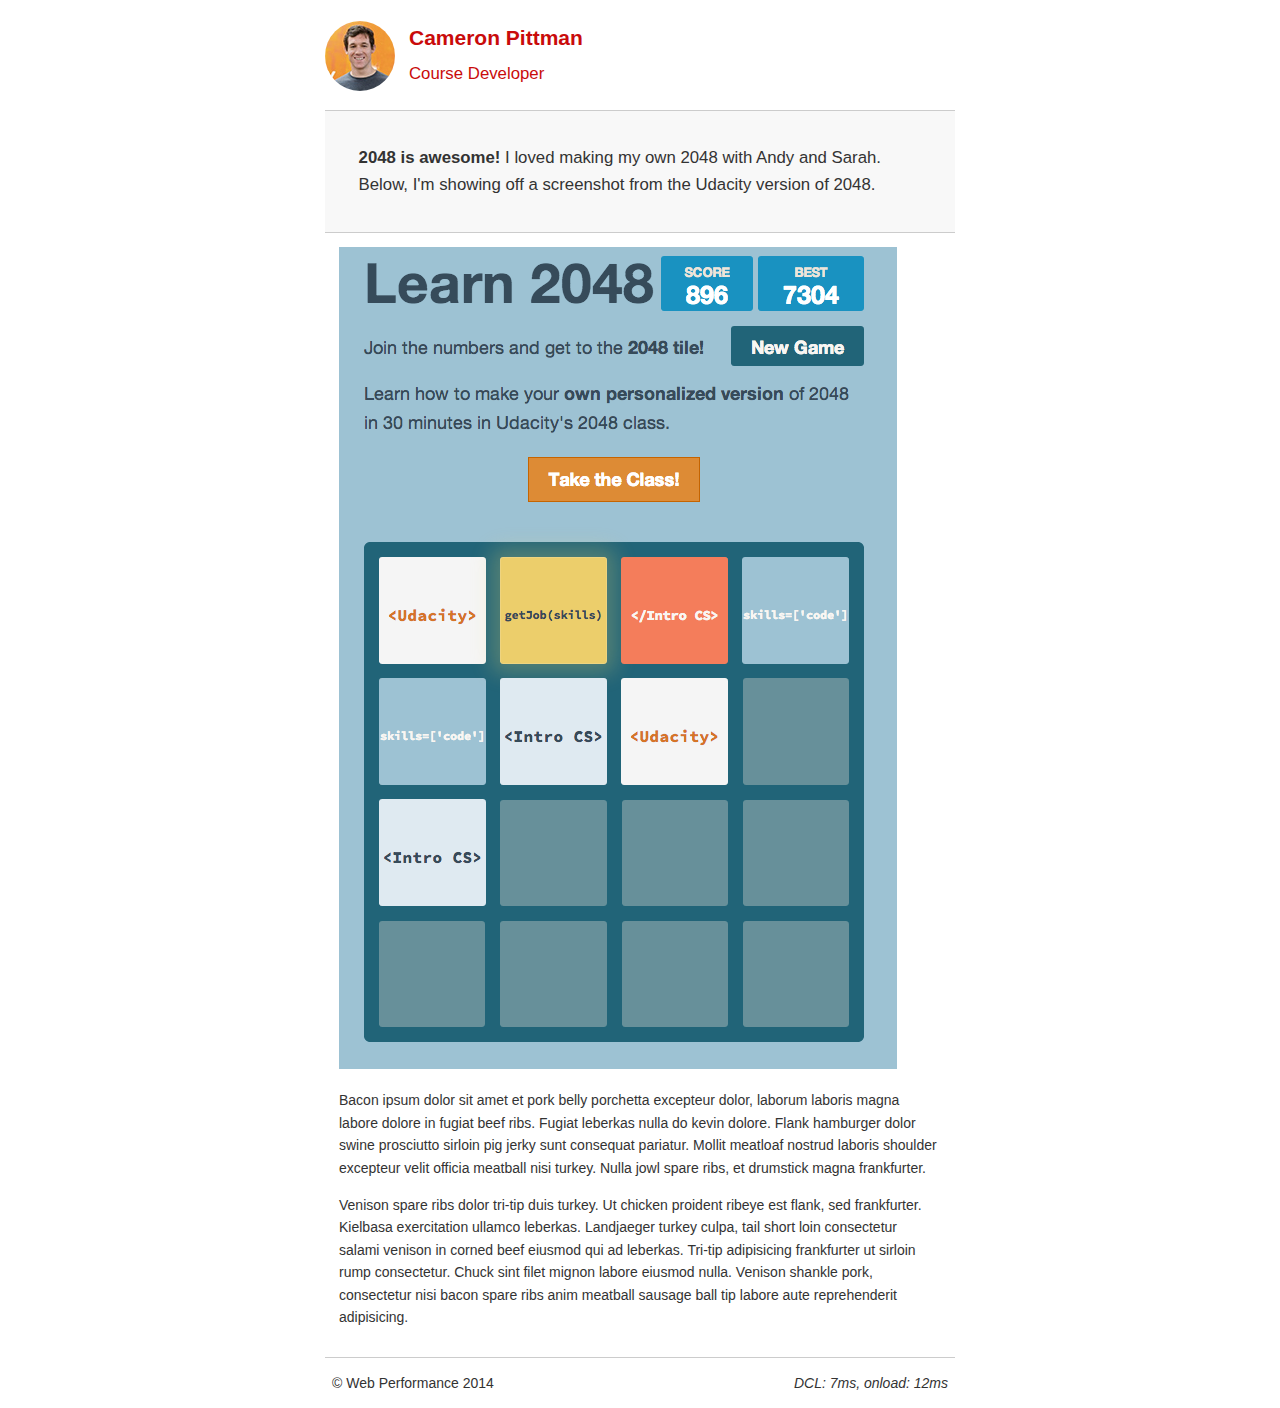
<file: project-2048.html>
<!DOCTYPE html>
<html lang="en">
    <head>
        <meta charset="utf-8">
        <meta name="viewport" content="width=device-width, initial-scale=1">
        <meta name="description" content=" FILL ME IN ">
        <meta name="author" content=" FILL ME IN ">
        <title>Cameron Pittman: Portfolio</title>
        <style>
            html {
                font-size: 100%;
                overflow-y: scroll;
                -webkit-tap-highlight-color: rgba(0,0,0,0);
                -ms-text-size-adjust: 100%;
                -webkit-text-size-adjust: none;
            }
            body { margin: 0; font-size: 14px; line-height: 1.61; font-weight: 400; }
            body, button, input, select, textarea { font-family: 'Arial', sans-serif; color: #333; }
            a { color: #12C; }
            a:visited { color: #61C; }
            a:focus { outline: thin dotted; }
            a:hover, a:active { color: #c00; outline: 0; }
            b, strong { font-weight: bold; }
            pre, code { font-family: monospace, monospace; font-size: 1em; }
            ul, ol { margin: 1em 0; padding: 0 0 0 20px; }
            img { border: 0; max-width: 100%; }
            body { background: #fff; }
            header, footer, .container { max-width: 45em; margin: 0 auto; }
            header { padding: 0 0.5em; color: #C90B0B; }
            header img { border-radius: 40px; float: left; }
            header p { font-size:1.5em; font-weight: bold; padding-left: 4em;}
            header p span { font-size: 0.8em; font-weight: normal;}
            .hero { padding: 2em; background-color: #f8f8f8; font-size:1.2em;
                    border-bottom: 1px solid #ccc;
                    border-top: 1px solid #ccc;
            }
            .content { padding: 1em 1em; }
            .content li { list-style-type: none; font-size: 1.1em;}
            li img { float:left; padding-right: 1em; }
            li p { font-size: 0.9em; font-style: italic; }
            footer {
                padding: 0 0.5em;
                border-top: 1px solid #ccc;
            }
            footer span { float: right; font-style: italic; }
            @media only screen and (max-width: 480px) {
                body { font-size: 12px;}
                header p { padding-left: 4.5em;}
            }

        </style>
        <link href="css/print.css" rel="stylesheet">
        <script async src="//www.google-analytics.com/analytics.js"></script>
        <script async src="js/perfmatters.js"></script>
    </head>
    <body>
        <header>
            <a href="/"><img src="img/profilepic.png"></a>
            <p>Cameron Pittman<br><span>Course Developer</span></p>
        </header>
        <div class="container">
            <div class="hero">
                <strong>2048 is awesome!</strong> I loved making my own 2048 with Andy and Sarah. Below, I'm showing off a screenshot from the Udacity version of 2048.
            </div>
            <div class="content">
                <img class="img-responsive" src="img/2048.png">
                <p>Bacon ipsum dolor sit amet et pork belly porchetta excepteur dolor, laborum laboris magna labore dolore in fugiat beef ribs. Fugiat leberkas nulla do kevin dolore. Flank hamburger dolor swine prosciutto sirloin pig jerky sunt consequat pariatur. Mollit meatloaf nostrud laboris shoulder excepteur velit officia meatball nisi turkey. Nulla jowl spare ribs, et drumstick magna frankfurter.</p>
                <p>Venison spare ribs dolor tri-tip duis turkey. Ut chicken proident ribeye est flank, sed frankfurter. Kielbasa exercitation ullamco leberkas. Landjaeger turkey culpa, tail short loin consectetur salami venison in corned beef eiusmod qui ad leberkas. Tri-tip adipisicing frankfurter ut sirloin rump consectetur. Chuck sint filet mignon labore eiusmod nulla. Venison shankle pork, consectetur nisi bacon spare ribs anim meatball sausage ball tip labore aute reprehenderit adipisicing.</p>
            </div>
            <footer>
                <p>&copy; Web Performance 2014 <span id="crp-stats"></span></p>
            </footer>
            <script>
                (function (w, g) {
                    w['GoogleAnalyticsObject'] = g;
                    w[g] = w[g] || function () {
                        (w[g].q = w[g].q || []).push(arguments)
                    };
                    w[g].l = 1 * new Date();
                })(window, 'ga');
                ga('create', 'UA-XXXX-Y');
                ga('send', 'pageview');
            </script>
    </body>
</html>
</file>
<file: css/print.css>
@media print {
  * { background: transparent !important; color: black !important; text-shadow: none !important; filter:none !important; -ms-filter: none !important; }
  a, a:visited { color: #444 !important; text-decoration: underline; }
  a[href]:after { content: " (" attr(href) ")"; }
  tr, img { page-break-inside: avoid; }
  img { max-width: 100% !important; }
  @page { margin: 0.5cm; }
  p, h2, h3 { orphans: 3; widows: 3; }
  h2, h3{ page-break-after: avoid; }
}
</file>
